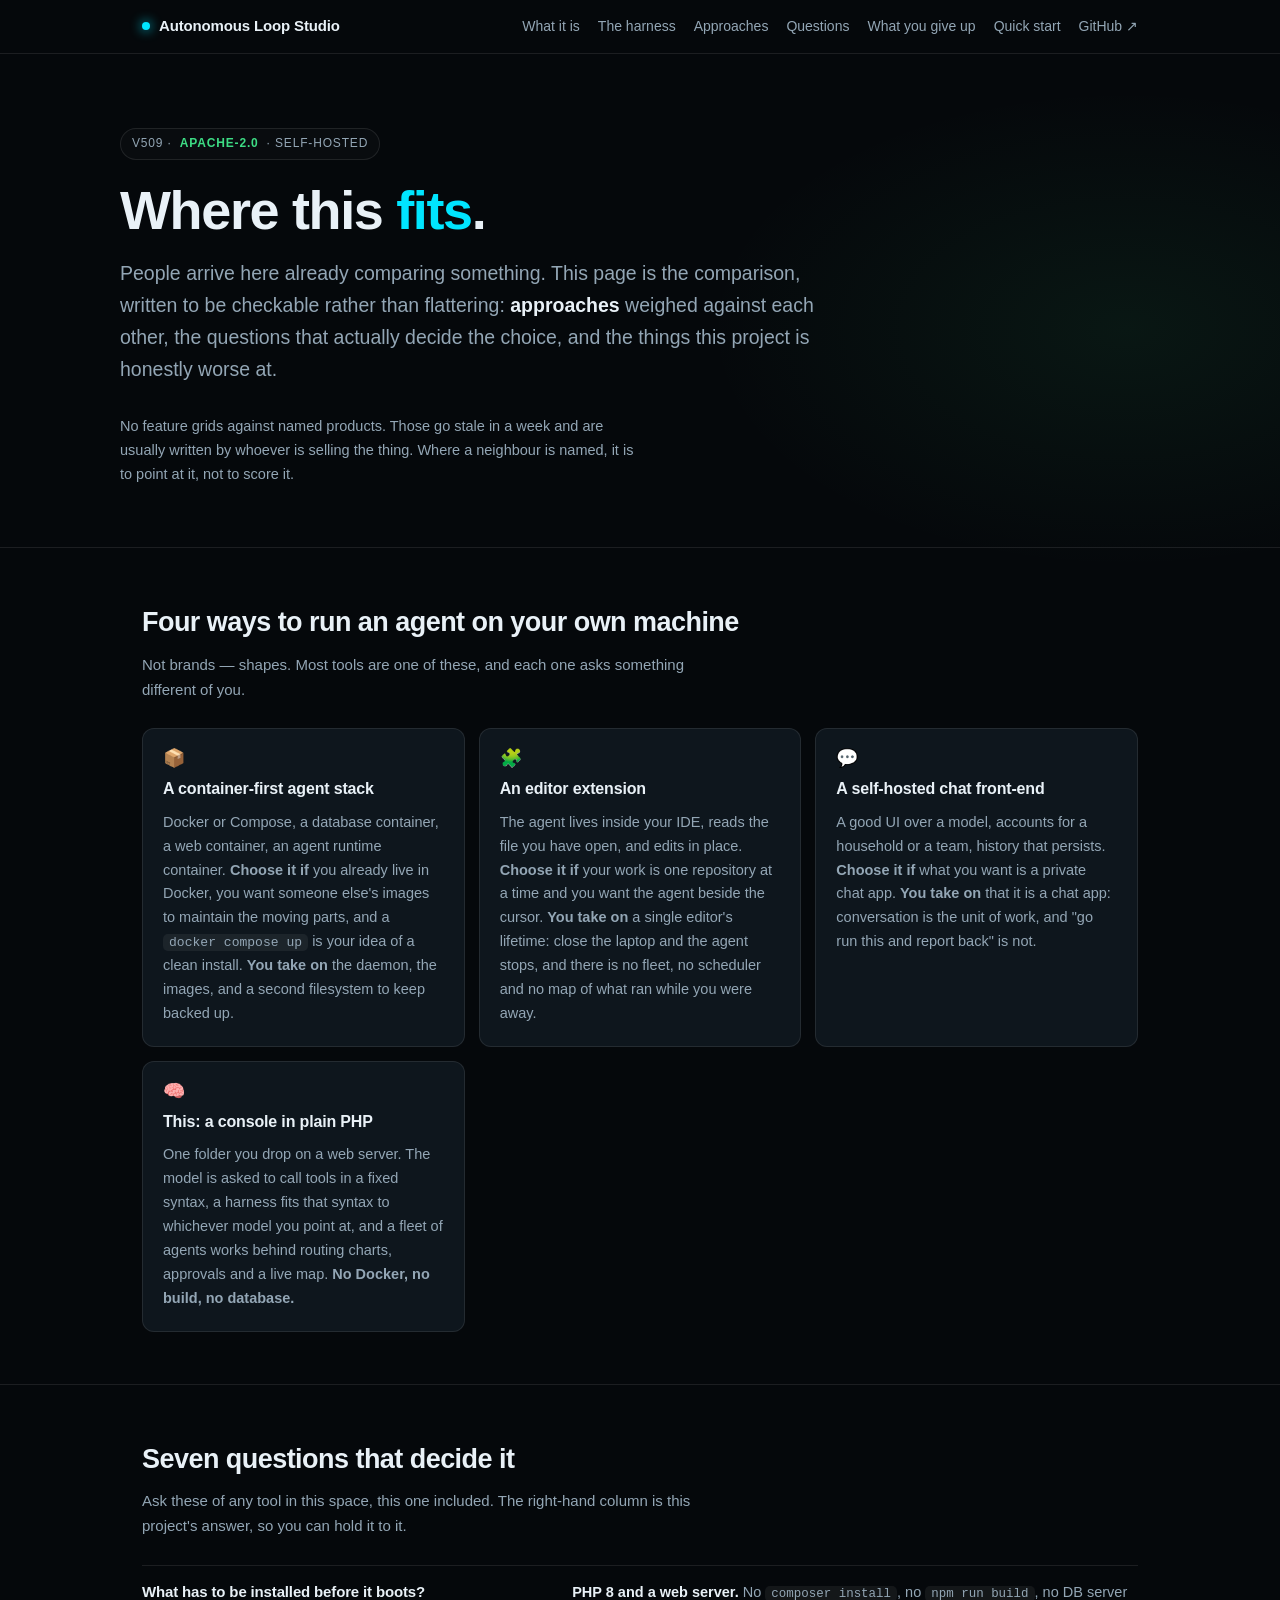
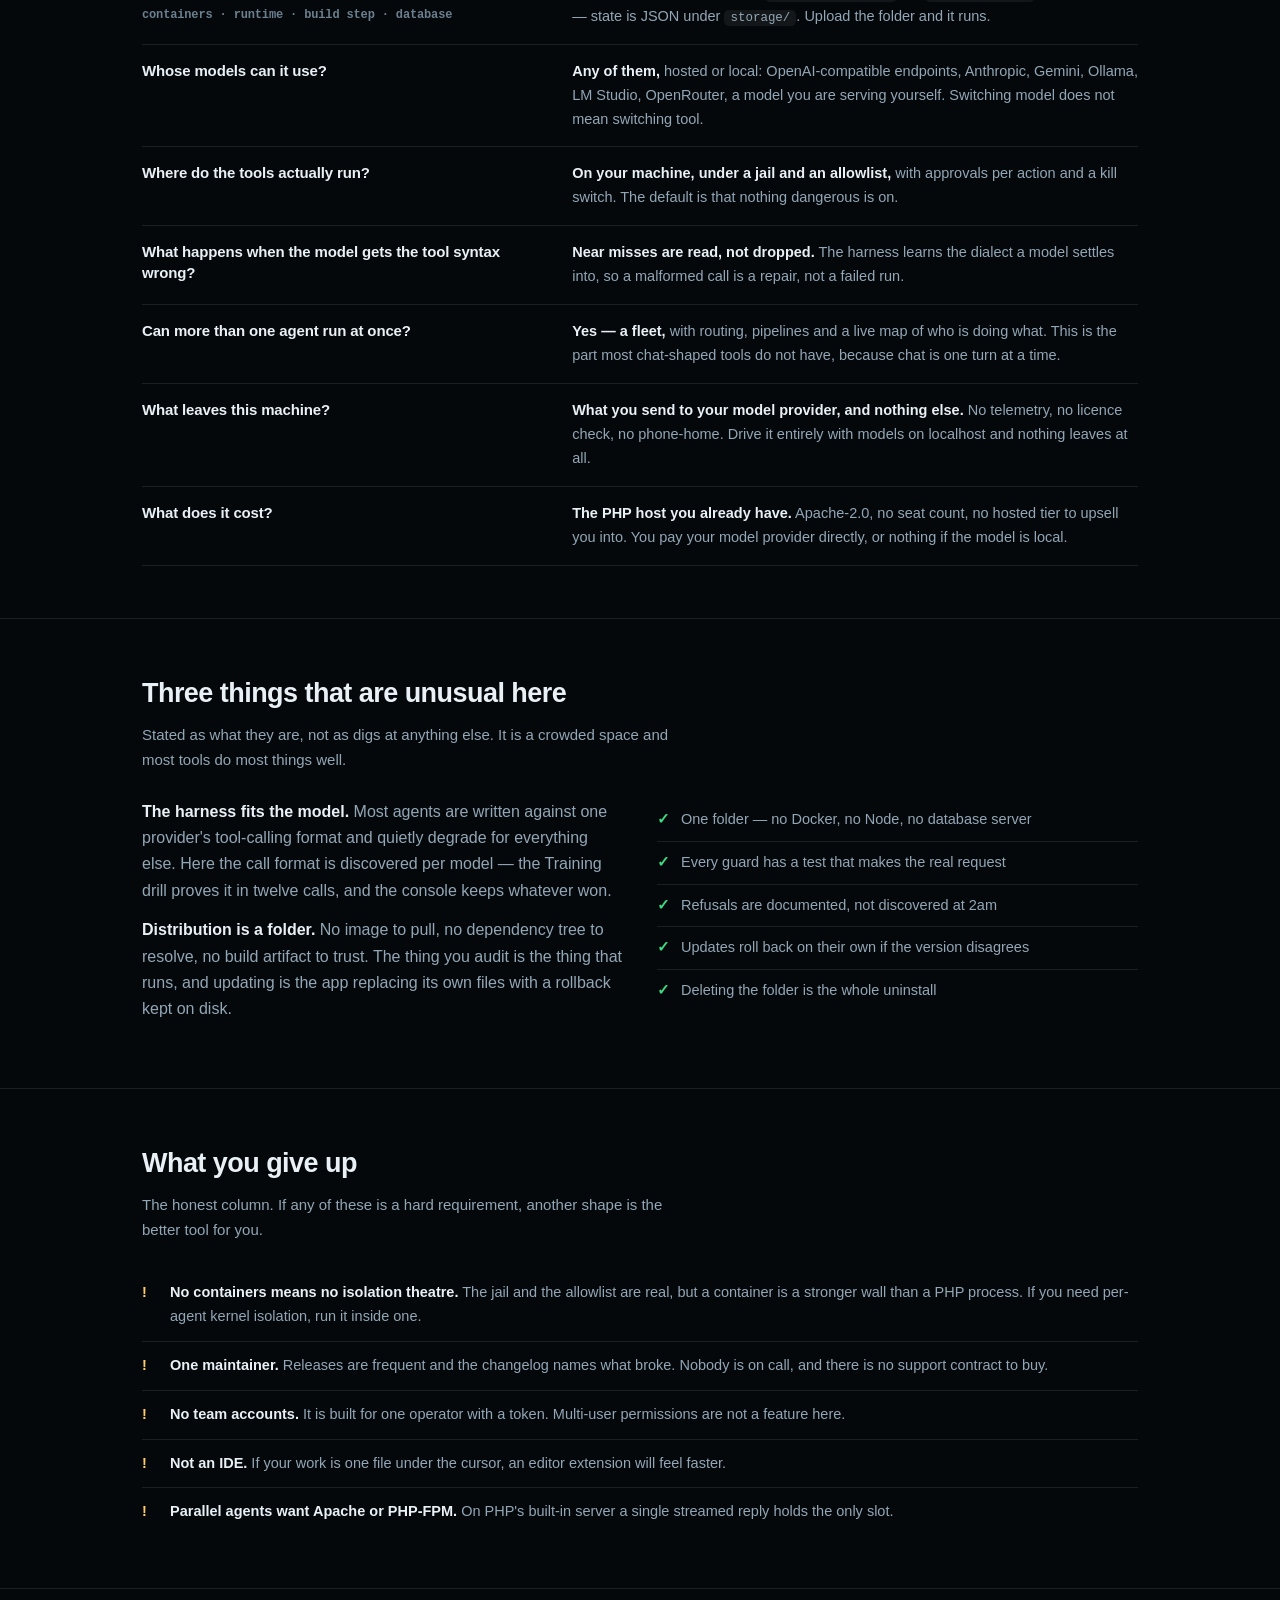
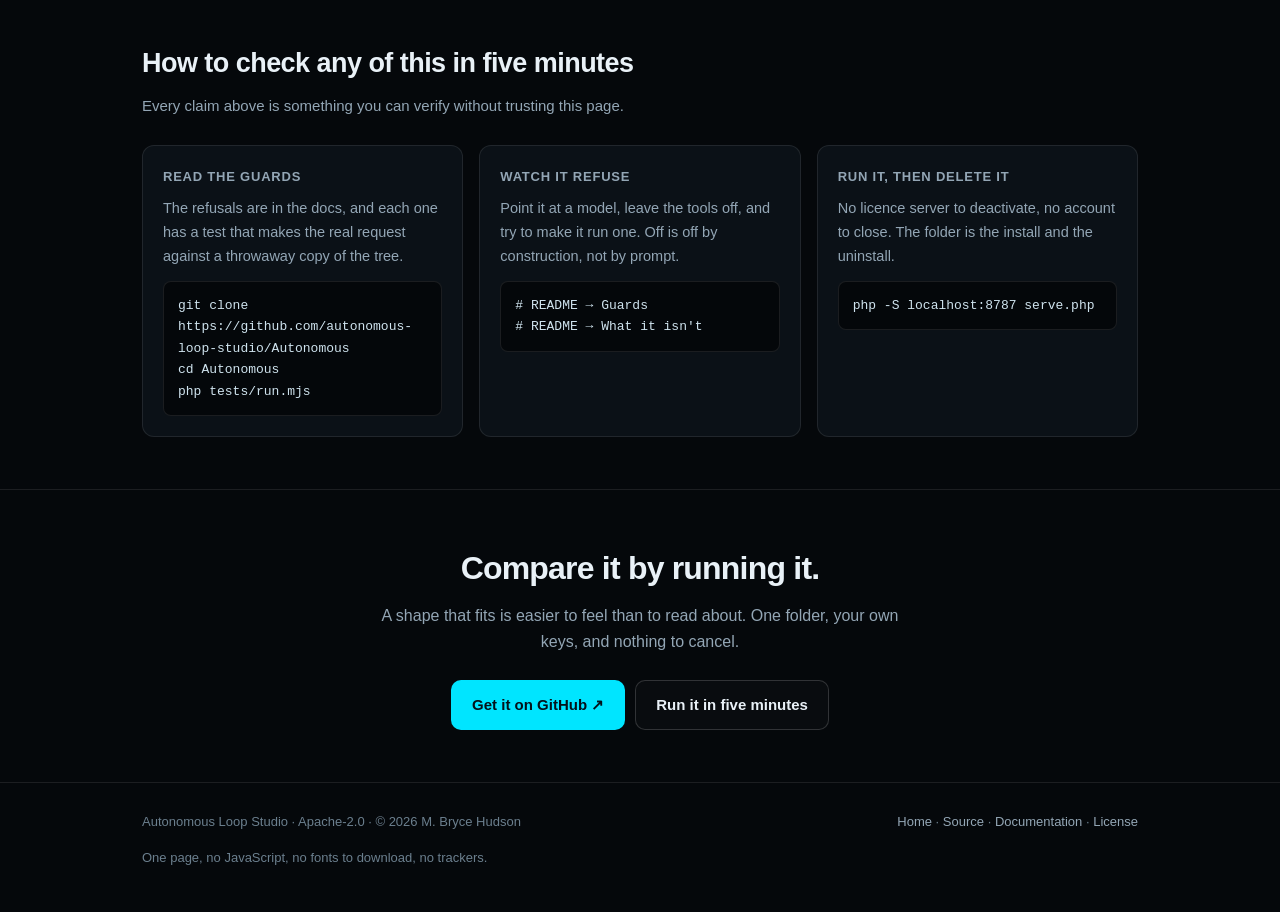
<file: docs/compare.html>
<!doctype html>
<html lang="en">
<head>
<meta charset="utf-8">
<meta name="viewport" content="width=device-width, initial-scale=1">
<meta name="theme-color" content="#05080b">
<meta name="color-scheme" content="dark">
<title>Where Autonomous Loop Studio fits — an honest comparison</title>
<link rel="canonical" href="https://autonomous-loop-studio.github.io/Autonomous/compare.html">
<meta name="description" content="How a plain-PHP self-hosted agent console compares with container-first agent stacks, IDE extensions and self-hosted chat front-ends: the seven questions that decide it, what this project gives up, and how to check every claim in five minutes.">
<meta property="og:type" content="website">
<meta property="og:site_name" content="Autonomous Loop Studio">
<meta property="og:url" content="https://autonomous-loop-studio.github.io/Autonomous/compare.html">
<meta property="og:title" content="Where Autonomous Loop Studio fits">
<meta property="og:description" content="Four ways to run an agent on your own machine, seven questions that decide between them, and the honest column on what this one gives up.">
<meta property="og:image" content="https://autonomous-loop-studio.github.io/Autonomous/screenshots/og.png">
<meta property="og:image:width" content="1200">
<meta property="og:image:height" content="630">
<meta property="og:image:alt" content="Where Autonomous Loop Studio fits — an honest comparison">
<meta name="twitter:card" content="summary_large_image">
<meta name="twitter:title" content="Where Autonomous Loop Studio fits">
<meta name="twitter:description" content="Four ways to run an agent on your own machine, seven questions that decide between them, and the honest column on what this one gives up.">
<meta name="twitter:image" content="https://autonomous-loop-studio.github.io/Autonomous/screenshots/og.png">
<link rel="icon" href="data:image/svg+xml,<svg xmlns='http://www.w3.org/2000/svg' viewBox='0 0 100 100'><text y='.9em' font-size='90'>🧠</text></svg>">
<style>
  :root{
    --bg:#05080b; --panel:#0b1117; --panel-2:#0e161d;
    --line:rgba(255,255,255,.09); --line-strong:rgba(255,255,255,.16);
    --text:#e9f1f7; --muted:#93a6b5; --dim:#6b7f8e;
    --cyan:#00e5ff; --green:#3ddc84; --amber:#ffcb6b;
    --mono:ui-monospace,SFMono-Regular,"SF Mono",Menlo,Consolas,"Liberation Mono",monospace;
    --sans:-apple-system,BlinkMacSystemFont,"Segoe UI",Roboto,Helvetica,Arial,sans-serif;
  }
  *{box-sizing:border-box}
  html{scroll-behavior:smooth}
  body{
    margin:0; background:var(--bg); color:var(--text); font-family:var(--sans);
    line-height:1.65; -webkit-font-smoothing:antialiased; -webkit-text-size-adjust:100%; text-size-adjust:100%;
    background-image:
      radial-gradient(900px 500px at 18% -10%, rgba(0,229,255,.10), transparent 60%),
      radial-gradient(700px 400px at 88% 8%, rgba(61,220,132,.07), transparent 60%);
    background-repeat:no-repeat;
  }
  a{color:var(--cyan); text-decoration:none}
  a:hover{text-decoration:underline}
  img{display:block; max-width:100%; height:auto}
  .wrap{max-width:1040px; margin:0 auto; padding:0 clamp(16px,4vw,22px)}

  header.top{border-bottom:1px solid var(--line)}
  .top .wrap{display:flex; align-items:center; justify-content:space-between; gap:14px; padding:14px clamp(16px,4vw,22px)}
  .brand{display:flex; align-items:center; gap:9px; font-weight:700; letter-spacing:-.01em; color:var(--text); font-size:15px}
  .brand span.dot{width:8px;height:8px;border-radius:50%;background:var(--cyan); box-shadow:0 0 12px var(--cyan); flex:none}
  nav.links{display:flex; gap:18px; font-size:14px; flex-wrap:wrap}
  nav.links a{color:var(--muted)}
  nav.links a:hover{color:var(--text); text-decoration:none}

  .hero{padding:clamp(38px,8vw,74px) 0 clamp(16px,4vw,30px)}
  .eyebrow{display:inline-flex; align-items:center; flex-wrap:wrap; gap:8px; font-size:12px;
    letter-spacing:.07em; text-transform:uppercase; color:var(--muted); border:1px solid var(--line);
    background:rgba(255,255,255,.02); padding:5px 11px; border-radius:999px}
  .eyebrow b{color:var(--green); font-weight:600}
  h1{font-size:clamp(28px,6vw,54px); line-height:1.06; letter-spacing:-.025em;
    margin:clamp(14px,3vw,22px) 0 clamp(12px,2.6vw,18px); max-width:19ch; text-wrap:balance}
  h1 em{font-style:normal; color:var(--cyan)}
  .lede{font-size:clamp(15.5px,3.9vw,19.5px); color:var(--muted); max-width:64ch; margin:0 0 clamp(20px,4vw,30px)}
  .lede strong{color:var(--text); font-weight:600}
  .cta{display:flex; flex-wrap:wrap; gap:10px; align-items:center}
  .btn{display:inline-flex; align-items:center; justify-content:center; gap:9px;
    padding:12px 20px; border-radius:10px; font-weight:650; font-size:15px;
    border:1px solid transparent; transition:transform .12s ease, background .15s ease; white-space:nowrap}
  .btn:hover{text-decoration:none; transform:translateY(-1px)}
  .btn.primary{background:var(--cyan); color:#04121a}
  .btn.primary:hover{background:#42eeff}
  .btn.ghost{border-color:var(--line-strong); color:var(--text); background:rgba(255,255,255,.02)}
  .btn.ghost:hover{background:rgba(255,255,255,.05)}
  .cta-block{text-align:center}
  .cta-block h2{font-size:clamp(23px,4.6vw,32px); letter-spacing:-.025em}
  .cta-block p{color:var(--muted); font-size:16px; max-width:60ch; margin:0 auto clamp(18px,3.5vw,24px)}
  .cta-block .cta{justify-content:center}
  .facts{display:flex; flex-wrap:wrap; gap:6px; margin:clamp(18px,3.5vw,26px) 0 0; padding:0;
    list-style:none; font-size:12.5px; color:var(--dim)}
  .facts li{border:1px solid var(--line); border-radius:999px; padding:3px 10px}

  figure{margin:clamp(22px,4vw,34px) 0 0}
  .shot{border:1px solid var(--line-strong); border-radius:12px; overflow:hidden; background:var(--panel);
    box-shadow:0 30px 80px -30px rgba(0,0,0,.9), 0 0 0 1px rgba(0,229,255,.06)}
  .shot img{width:100%}
  figcaption{color:var(--dim); font-size:12.5px; margin-top:9px}

  section{padding:clamp(34px,6vw,52px) 0; border-top:1px solid var(--line); scroll-margin-top:12px}
  h2{font-size:clamp(20px,4.4vw,27px); letter-spacing:-.02em; margin:0 0 8px; text-wrap:balance}
  .sub{color:var(--muted); margin:0 0 clamp(18px,3.5vw,26px); max-width:66ch; font-size:15px}

  .run{display:grid; grid-template-columns:repeat(auto-fit,minmax(min(100%,300px),1fr)); gap:16px}
  .card{background:var(--panel); border:1px solid var(--line); border-radius:12px; padding:clamp(15px,3.5vw,20px)}
  .card h3{margin:0 0 10px; font-size:13px; letter-spacing:.06em; text-transform:uppercase; color:var(--muted)}
  .card p{margin:0 0 12px; color:var(--muted); font-size:14.5px}
  pre{margin:0; background:#04070a; border:1px solid var(--line); border-radius:8px;
    padding:13px 14px; font-family:var(--mono); font-size:13px; line-height:1.65; color:#cfe3ee;
    overflow-x:auto; -webkit-overflow-scrolling:touch}
  pre code{background:none; padding:0; font-size:inherit}
  pre.flow{white-space:pre-wrap; overflow-wrap:anywhere}
  pre .c{color:#5c7486}
  code{font-family:var(--mono); font-size:.9em; background:rgba(255,255,255,.06); padding:1px 6px; border-radius:5px;
    overflow-wrap:anywhere}
  .after{margin:16px 0 0; color:var(--muted); font-size:14.5px}

  .grid{display:grid; grid-template-columns:repeat(auto-fit,minmax(min(100%,282px),1fr)); gap:14px}
  .feature{background:var(--panel-2); border:1px solid var(--line); border-radius:12px; padding:clamp(16px,3.5vw,20px)}
  .feature h3{margin:0 0 8px; font-size:16px; letter-spacing:-.01em}
  .feature p{margin:0; color:var(--muted); font-size:14.5px}
  .feature .ico{display:block; font-size:18px; margin-bottom:9px; line-height:1}

  .why{display:grid; grid-template-columns:repeat(auto-fit,minmax(min(100%,320px),1fr)); gap:clamp(20px,4vw,34px); align-items:start}
  .why p{color:var(--muted); margin:0 0 13px}
  .why p strong{color:var(--text)}
  .checklist{list-style:none; margin:0; padding:0; font-size:14.5px}
  .checklist li{padding:9px 0 9px 24px; border-bottom:1px solid var(--line); position:relative; color:var(--muted)}
  .checklist li:last-child{border-bottom:0}
  .checklist li::before{content:"✓"; position:absolute; left:0; color:var(--green); font-weight:700}

  .limits{list-style:none; margin:0; padding:0}
  .limits li{display:grid; grid-template-columns:18px 1fr; gap:10px; padding:12px 0;
    border-bottom:1px solid var(--line); color:var(--muted); font-size:14.5px}
  .limits li:last-child{border-bottom:0}
  .limits .m{color:var(--amber); font-weight:700}
  .limits b{color:var(--text); font-weight:600}

  .mini{font-size:13px; letter-spacing:.07em; text-transform:uppercase; color:var(--muted); margin:clamp(26px,4.5vw,34px) 0 12px}
  .para{color:var(--muted); font-size:15px; margin:0 0 clamp(16px,3vw,20px); max-width:70ch}

  .fails{margin-top:6px; border-top:1px solid var(--line)}
  .fail{display:grid; grid-template-columns:1fr; gap:5px; padding:15px 0; border-bottom:1px solid var(--line)}
  @media (min-width:721px){ .fail{grid-template-columns:minmax(0,1fr) minmax(0,1.4fr); gap:4px 26px; align-items:start} }
  .fail .f{color:var(--text); font-weight:600; font-size:15px; letter-spacing:-.01em; line-height:1.4}
  .fail .f em{display:block; font-style:normal; font-family:var(--mono); font-size:12px; color:var(--dim); margin-top:5px; overflow-wrap:anywhere}
  .fail .fix{color:var(--muted); font-size:14.5px; margin:0}
  .fail .fix b{color:var(--text); font-weight:600}
  .fail .fix code{font-size:.86em}

  .stats{display:grid; grid-template-columns:repeat(auto-fit,minmax(min(100%,205px),1fr)); gap:14px; margin-top:8px}
  .stat{background:var(--panel); border:1px solid var(--line); border-radius:12px; padding:16px}
  .stat .n{font-size:clamp(23px,5vw,26px); font-weight:700; letter-spacing:-.02em; color:var(--cyan)}
  .stat .l{font-size:13px; color:var(--muted); margin-top:4px}

  .shots3{display:grid; grid-template-columns:repeat(auto-fit,minmax(min(100%,258px),1fr)); gap:14px; margin-top:6px}
  .shots3 figure{margin:0}
  .shots3 .shot{border-radius:10px}
  .shots3 figcaption{font-size:12px}

  footer{border-top:1px solid var(--line); padding:28px 0 clamp(34px,6vw,44px); color:var(--dim); font-size:13px}
  footer .row{display:flex; flex-wrap:wrap; gap:10px 18px; justify-content:space-between; align-items:center}
  footer a{color:var(--muted)}
  footer .note{margin-top:12px}

  @media (max-width:720px){
    nav.links{display:none}
    .cta{flex-direction:column; align-items:stretch}
    .btn{width:100%}
    .top .wrap{padding-block:12px}
  }
  @media (max-width:380px){
    .facts li{font-size:11.5px; padding:3px 8px}
    .eyebrow{font-size:10.5px; letter-spacing:.05em}
  }
  @media (prefers-reduced-motion:reduce){
    html{scroll-behavior:auto}
    .btn{transition:none}
    .btn:hover{transform:none}
  }
</style>
</head>
<body>

<header class="top">
  <div class="wrap">
    <div class="brand"><span class="dot"></span> Autonomous Loop Studio</div>
    <nav class="links">
      <a href="index.html#what">What it is</a>
      <a href="index.html#harness">The harness</a>
      <a href="#approaches">Approaches</a>
      <a href="#questions">Questions</a>
      <a href="#giveup">What you give up</a>
      <a href="index.html#run">Quick start</a>
      <a href="https://github.com/autonomous-loop-studio/Autonomous">GitHub ↗</a>
    </nav>
  </div>
</header>

<main>
<div class="wrap hero">
  <div class="eyebrow">v509 · <b>Apache-2.0</b> · self-hosted</div>
  <h1>Where this <em>fits</em>.</h1>
  <p class="lede">
    People arrive here already comparing something. This page is the comparison, written to be
    checkable rather than flattering: <strong>approaches</strong> weighed against each other, the
    questions that actually decide the choice, and the things this project is honestly worse at.
  </p>
  <p class="lede" style="font-size:14.5px">
    No feature grids against named products. Those go stale in a week and are usually written by
    whoever is selling the thing. Where a neighbour is named, it is to point at it, not to score it.
  </p>
</div>

<section id="approaches">
  <div class="wrap">
    <h2>Four ways to run an agent on your own machine</h2>
    <p class="sub">Not brands — shapes. Most tools are one of these, and each one asks something different of you.</p>
    <div class="grid">
      <div class="feature">
        <span class="ico">📦</span>
        <h3>A container-first agent stack</h3>
        <p>
          Docker or Compose, a database container, a web container, an agent runtime container.
          <b>Choose it if</b> you already live in Docker, you want someone else's images to maintain
          the moving parts, and a <code>docker compose up</code> is your idea of a clean install.
          <b>You take on</b> the daemon, the images, and a second filesystem to keep backed up.
        </p>
      </div>
      <div class="feature">
        <span class="ico">🧩</span>
        <h3>An editor extension</h3>
        <p>
          The agent lives inside your IDE, reads the file you have open, and edits in place.
          <b>Choose it if</b> your work is one repository at a time and you want the agent beside the
          cursor. <b>You take on</b> a single editor's lifetime: close the laptop and the agent stops,
          and there is no fleet, no scheduler and no map of what ran while you were away.
        </p>
      </div>
      <div class="feature">
        <span class="ico">💬</span>
        <h3>A self-hosted chat front-end</h3>
        <p>
          A good UI over a model, accounts for a household or a team, history that persists.
          <b>Choose it if</b> what you want is a private chat app. <b>You take on</b> that it is a chat
          app: conversation is the unit of work, and "go run this and report back" is not.
        </p>
      </div>
      <div class="feature">
        <span class="ico">🧠</span>
        <h3>This: a console in plain PHP</h3>
        <p>
          One folder you drop on a web server. The model is asked to call tools in a fixed syntax,
          a harness fits that syntax to whichever model you point at, and a fleet of agents works
          behind routing charts, approvals and a live map. <b>No Docker, no build, no database.</b>
        </p>
      </div>
    </div>
  </div>
</section>

<section id="questions">
  <div class="wrap">
    <h2>Seven questions that decide it</h2>
    <p class="sub">Ask these of any tool in this space, this one included. The right-hand column is this project's answer, so you can hold it to it.</p>
    <div class="fails">
      <div class="fail">
        <div class="f">What has to be installed before it boots?<em>containers · runtime · build step · database</em></div>
        <p class="fix"><b>PHP 8 and a web server.</b> No <code>composer install</code>, no <code>npm run build</code>, no DB server — state is JSON under <code>storage/</code>. Upload the folder and it runs.</p>
      </div>
      <div class="fail">
        <div class="f">Whose models can it use?</div>
        <p class="fix"><b>Any of them,</b> hosted or local: OpenAI-compatible endpoints, Anthropic, Gemini, Ollama, LM Studio, OpenRouter, a model you are serving yourself. Switching model does not mean switching tool.</p>
      </div>
      <div class="fail">
        <div class="f">Where do the tools actually run?</div>
        <p class="fix"><b>On your machine, under a jail and an allowlist,</b> with approvals per action and a kill switch. The default is that nothing dangerous is on.</p>
      </div>
      <div class="fail">
        <div class="f">What happens when the model gets the tool syntax wrong?</div>
        <p class="fix"><b>Near misses are read, not dropped.</b> The harness learns the dialect a model settles into, so a malformed call is a repair, not a failed run.</p>
      </div>
      <div class="fail">
        <div class="f">Can more than one agent run at once?</div>
        <p class="fix"><b>Yes — a fleet,</b> with routing, pipelines and a live map of who is doing what. This is the part most chat-shaped tools do not have, because chat is one turn at a time.</p>
      </div>
      <div class="fail">
        <div class="f">What leaves this machine?</div>
        <p class="fix"><b>What you send to your model provider, and nothing else.</b> No telemetry, no licence check, no phone-home. Drive it entirely with models on localhost and nothing leaves at all.</p>
      </div>
      <div class="fail">
        <div class="f">What does it cost?</div>
        <p class="fix"><b>The PHP host you already have.</b> Apache-2.0, no seat count, no hosted tier to upsell you into. You pay your model provider directly, or nothing if the model is local.</p>
      </div>
    </div>
  </div>
</section>

<section id="unusual">
  <div class="wrap">
    <h2>Three things that are unusual here</h2>
    <p class="sub">Stated as what they are, not as digs at anything else. It is a crowded space and most tools do most things well.</p>
    <div class="why">
      <div>
        <p><strong>The harness fits the model.</strong> Most agents are written against one provider's tool-calling format and quietly degrade for everything else. Here the call format is discovered per model — the Training drill proves it in twelve calls, and the console keeps whatever won.</p>
        <p><strong>Distribution is a folder.</strong> No image to pull, no dependency tree to resolve, no build artifact to trust. The thing you audit is the thing that runs, and updating is the app replacing its own files with a rollback kept on disk.</p>
      </div>
      <div>
        <ul class="checklist">
          <li>One folder — no Docker, no Node, no database server</li>
          <li>Every guard has a test that makes the real request</li>
          <li>Refusals are documented, not discovered at 2am</li>
          <li>Updates roll back on their own if the version disagrees</li>
          <li>Deleting the folder is the whole uninstall</li>
        </ul>
      </div>
    </div>
  </div>
</section>

<section id="giveup">
  <div class="wrap">
    <h2>What you give up</h2>
    <p class="sub">The honest column. If any of these is a hard requirement, another shape is the better tool for you.</p>
    <ul class="limits">
      <li><span class="m">!</span><span><b>No containers means no isolation theatre.</b> The jail and the allowlist are real, but a container is a stronger wall than a PHP process. If you need per-agent kernel isolation, run it inside one.</span></li>
      <li><span class="m">!</span><span><b>One maintainer.</b> Releases are frequent and the changelog names what broke. Nobody is on call, and there is no support contract to buy.</span></li>
      <li><span class="m">!</span><span><b>No team accounts.</b> It is built for one operator with a token. Multi-user permissions are not a feature here.</span></li>
      <li><span class="m">!</span><span><b>Not an IDE.</b> If your work is one file under the cursor, an editor extension will feel faster.</span></li>
      <li><span class="m">!</span><span><b>Parallel agents want Apache or PHP-FPM.</b> On PHP's built-in server a single streamed reply holds the only slot.</span></li>
    </ul>
  </div>
</section>

<section id="check">
  <div class="wrap">
    <h2>How to check any of this in five minutes</h2>
    <p class="sub">Every claim above is something you can verify without trusting this page.</p>
    <div class="run">
      <div class="card">
        <h3>Read the guards</h3>
        <p>The refusals are in the docs, and each one has a test that makes the real request against a throwaway copy of the tree.</p>
        <pre class="flow"><code>git clone https://github.com/autonomous-loop-studio/Autonomous
cd Autonomous
php tests/run.mjs</code></pre>
      </div>
      <div class="card">
        <h3>Watch it refuse</h3>
        <p>Point it at a model, leave the tools off, and try to make it run one. Off is off by construction, not by prompt.</p>
        <pre class="flow"><code># README → Guards
# README → What it isn't</code></pre>
      </div>
      <div class="card">
        <h3>Run it, then delete it</h3>
        <p>No licence server to deactivate, no account to close. The folder is the install and the uninstall.</p>
        <pre class="flow"><code>php -S localhost:8787 serve.php</code></pre>
      </div>
    </div>
  </div>
</section>

<section id="start">
  <div class="wrap cta-block">
    <h2>Compare it by running it.</h2>
    <p>A shape that fits is easier to feel than to read about. One folder, your own keys, and nothing to cancel.</p>
    <div class="cta">
      <a class="btn primary" href="https://github.com/autonomous-loop-studio/Autonomous">Get it on GitHub ↗</a>
      <a class="btn ghost" href="index.html#run">Run it in five minutes</a>
    </div>
  </div>
</section>
</main>

<footer>
  <div class="wrap row">
    <div>Autonomous Loop Studio · Apache-2.0 · © 2026 M. Bryce Hudson</div>
    <div><a href="index.html">Home</a> · <a href="https://github.com/autonomous-loop-studio/Autonomous">Source</a> · <a href="https://github.com/autonomous-loop-studio/Autonomous/blob/master/README.md">Documentation</a> · <a href="https://github.com/autonomous-loop-studio/Autonomous/blob/master/LICENSE">License</a></div>
  </div>
  <div class="wrap" style="margin-top:14px">
    One page, no JavaScript, no fonts to download, no trackers.
  </div>
</footer>

</body>
</html>
</file>
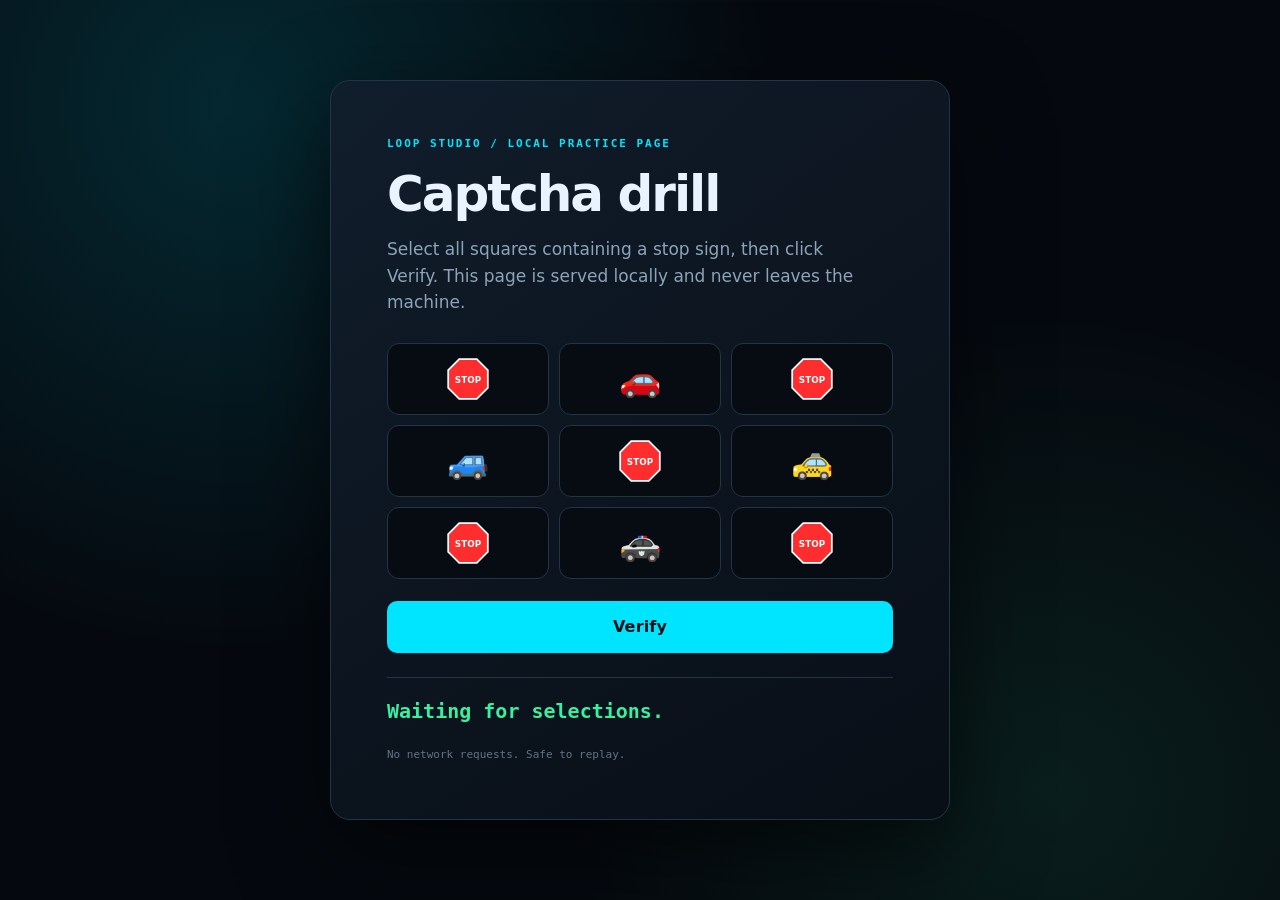
<file: ui/drill/captcha3.html>
<!DOCTYPE html>
<html lang="en">
<head>
<meta charset="utf-8">
<meta name="viewport" content="width=device-width, initial-scale=1">
<title>Captcha drill</title>
<style>
  :root {
    color-scheme: dark;
    --ink: #e8f3ff;
    --muted: #8da3b8;
    --edge: #223447;
    --panel: #0b121c;
    --cyan: #00e5ff;
    --green: #36f1a2;
    --red: #ff6b6b;
  }
  * { box-sizing: border-box; }
  body {
    margin: 0;
    min-height: 100vh;
    display: grid;
    place-items: center;
    padding: 32px;
    background:
      radial-gradient(circle at 18% 12%, rgba(0, 229, 255, .14), transparent 34rem),
      radial-gradient(circle at 82% 88%, rgba(54, 241, 162, .09), transparent 30rem),
      #05090f;
    color: var(--ink);
    font-family: system-ui, -apple-system, "Segoe UI", sans-serif;
  }
  main {
    width: min(100%, 620px);
    padding: clamp(28px, 6vw, 56px);
    border: 1px solid var(--edge);
    border-radius: 20px;
    background: linear-gradient(145deg, rgba(17, 29, 43, .94), rgba(8, 14, 22, .96));
    box-shadow: 0 30px 90px rgba(0, 0, 0, .58);
  }
  .eyebrow {
    margin: 0 0 18px;
    color: var(--cyan);
    font: 700 11px/1.2 ui-monospace, SFMono-Regular, Consolas, monospace;
    letter-spacing: .18em;
    text-transform: uppercase;
  }
  h1 {
    margin: 0;
    font-size: clamp(34px, 7vw, 50px);
    line-height: 1.04;
    letter-spacing: -.04em;
  }
  .lede {
    max-width: 44ch;
    margin: 16px 0 28px;
    color: var(--muted);
    font-size: 17px;
    line-height: 1.55;
  }
  .grid {
    display: grid;
    grid-template-columns: repeat(3, 1fr);
    gap: 10px;
    margin-bottom: 16px;
  }
  .tile {
    min-height: 72px;
    border: 1px solid var(--edge);
    border-radius: 12px;
    background: #070c13;
    color: var(--ink);
    font-size: 34px;
    cursor: pointer;
    display: grid;
    place-items: center;
    transition: border-color .12s, background .12s, transform .06s;
  }
  .tile:hover { border-color: var(--cyan); }
  .tile.selected {
    border-color: var(--green);
    background: rgba(54, 241, 162, .12);
    box-shadow: 0 0 0 2px rgba(54, 241, 162, .35);
  }
  button.verify {
    min-height: 52px;
    margin-top: 6px;
    border: 0;
    border-radius: 10px;
    background: var(--cyan);
    color: #001017;
    cursor: pointer;
    font: 800 16px/1 system-ui, -apple-system, "Segoe UI", sans-serif;
    letter-spacing: .01em;
    width: 100%;
  }
  button.verify:hover { filter: brightness(1.08); }
  #captcha-result {
    min-height: 52px;
    margin: 24px 0 0;
    padding-top: 20px;
    border-top: 1px solid var(--edge);
    color: var(--green);
    font: 700 20px/1.3 ui-monospace, SFMono-Regular, Consolas, monospace;
  }
  .footnote {
    margin: 18px 0 0;
    color: #5f7488;
    font: 11px/1.4 ui-monospace, SFMono-Regular, Consolas, monospace;
  }
</style>
</head>
<body>
<main>
  <p class="eyebrow">Loop Studio / local practice page</p>
  <h1>Captcha drill</h1>
  <p class="lede">Select all squares containing a stop sign, then click Verify. This page is served locally and never leaves the machine.</p>
  <div class="grid" id="grid"></div>
  <button class="verify" id="captcha-submit" type="button">Verify</button>
  <p id="captcha-result" role="status" aria-live="polite">Waiting for selections.</p>
  <p class="footnote">No network requests. Safe to replay.</p>
</main>
<script>
  const STOP = '<svg viewBox="0 0 100 100" width="44" height="44" aria-label="stop sign" role="img"><polygon points="30,5 70,5 95,30 95,70 70,95 30,95 5,70 5,30" fill="#ff2d2d" stroke="#fff" stroke-width="4"/><text x="50" y="58" text-anchor="middle" font-size="20" font-weight="800" fill="#fff" font-family="system-ui,sans-serif">STOP</text></svg>';
  const TILES = [STOP,'🚗',STOP,'🚙',STOP,'🚕',STOP,'🚓',STOP];
  const EXPECTED = [0, 2, 4, 6, 8];
  const grid = document.getElementById('grid');
  const selected = new Set();
  TILES.forEach((emoji, i) => {
    const btn = document.createElement('button');
    btn.className = 'tile';
    btn.id = 'tile-' + i;
    btn.type = 'button';
    btn.innerHTML = emoji;
    btn.addEventListener('click', () => {
      if (selected.has(i)) { selected.delete(i); btn.classList.remove('selected'); }
      else { selected.add(i); btn.classList.add('selected'); }
    });
    grid.appendChild(btn);
  });
  document.getElementById('captcha-submit').addEventListener('click', () => {
    const result = document.getElementById('captcha-result');
    const got = [...selected].sort((a,b)=>a-b);
    const ok = got.length === EXPECTED.length && got.every((v,i)=>v===EXPECTED[i]);
    if (ok) {
      result.textContent = 'Captcha solved: all stop-sign squares selected.';
      result.style.color = '#36f1a2';
    } else {
      result.textContent = 'Wrong selection, try again.';
      result.style.color = '#ff6b6b';
    }
  });
</script>
</body>
</html>
</file>
